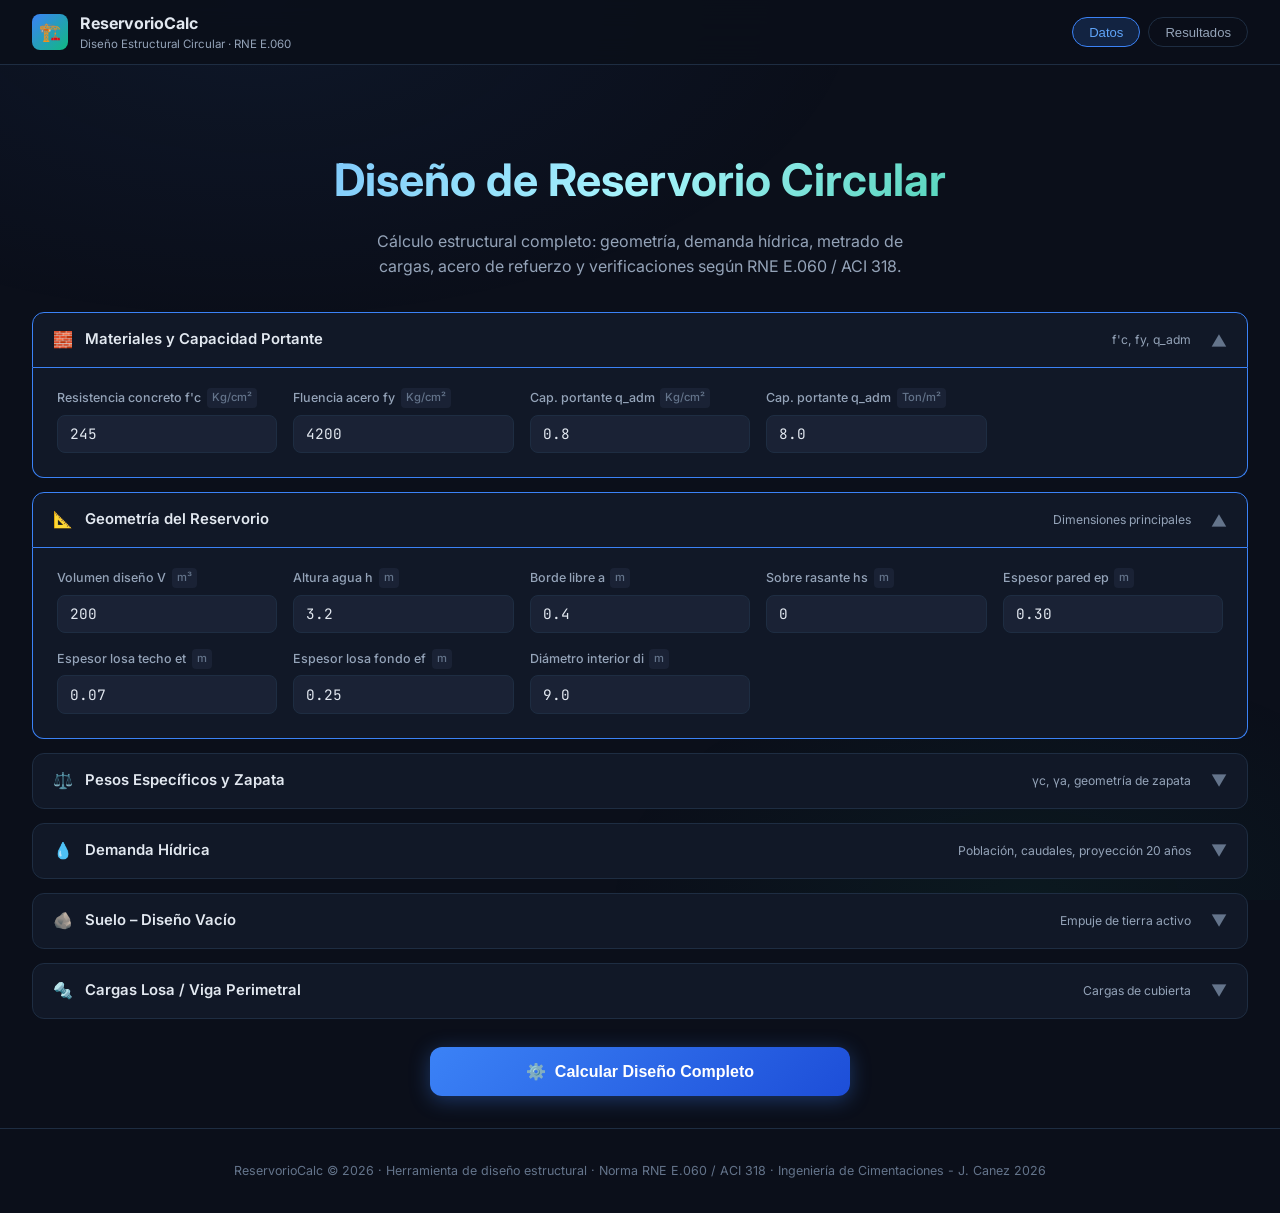
<file: index.html>
<!DOCTYPE html>
<html lang="es">
<head>
  <meta charset="UTF-8" />
  <meta name="viewport" content="width=device-width, initial-scale=1.0" />
  <title>Diseño de Reservorio Circular – Ingeniería Civil</title>
  <meta name="description" content="Herramienta de diseño estructural para reservorios circulares de agua potable según normas peruanas." />
  <link rel="preconnect" href="https://fonts.googleapis.com" />
  <link href="https://fonts.googleapis.com/css2?family=Inter:wght@300;400;500;600;700&family=JetBrains+Mono:wght@400;500&display=swap" rel="stylesheet" />
  <link rel="stylesheet" href="css/style.css">
</head>
<body>

<!-- Header -->
<header>
  <div class="header-inner">
    <div class="logo">
      <div class="logo-icon">🏗️</div>
      <div>
        <div class="logo-text">ReservorioCalc</div>
        <div class="logo-sub">Diseño Estructural Circular · RNE E.060</div>
      </div>
    </div>
    <nav>
      <button class="active" onclick="document.getElementById('input-section').scrollIntoView({behavior:'smooth'})">Datos</button>
      <button onclick="document.getElementById('results-area').scrollIntoView({behavior:'smooth'})">Resultados</button>
    </nav>
  </div>
</header>

<main>

  <!-- Hero -->
  <div class="hero fade-in">
    <h1>Diseño de Reservorio Circular</h1>
    <p>Cálculo estructural completo: geometría, demanda hídrica, metrado de cargas, acero de refuerzo y verificaciones según RNE E.060 / ACI 318.</p>
  </div>

  <!-- ═══════════ INPUT SECTION ═══════════ -->
  <section id="input-section">

    <!-- 1. Materiales -->
    <div class="accordion" id="acc-mat">
      <div class="accordion-header open" onclick="toggleAcc('acc-mat')">
        <span>🧱</span><span class="acc-label">Materiales y Capacidad Portante</span>
        <span class="acc-desc">f'c, fy, q_adm</span><span class="acc-arrow">▼</span>
      </div>
      <div class="accordion-body open">
        <div class="input-grid">
          <div class="field"><label>Resistencia concreto f'c <span class="unit">Kg/cm²</span></label><input type="number" id="fc" value="245" min="140" max="420" step="5"/></div>
          <div class="field"><label>Fluencia acero fy <span class="unit">Kg/cm²</span></label><input type="number" id="fy" value="4200" min="2800" max="6000" step="100"/></div>
          <div class="field"><label>Cap. portante q_adm <span class="unit">Kg/cm²</span></label><input type="number" id="q_adm" value="0.8" step="0.1"/></div>
          <div class="field"><label>Cap. portante q_adm <span class="unit">Ton/m²</span></label><input type="number" id="q_adm_ton" value="8.0" step="0.5"/></div>
        </div>
      </div>
    </div>

    <!-- 2. Geometría -->
    <div class="accordion" id="acc-geo">
      <div class="accordion-header open" onclick="toggleAcc('acc-geo')">
        <span>📐</span><span class="acc-label">Geometría del Reservorio</span>
        <span class="acc-desc">Dimensiones principales</span><span class="acc-arrow">▼</span>
      </div>
      <div class="accordion-body open">
        <div class="input-grid">
          <div class="field"><label>Volumen diseño V <span class="unit">m³</span></label><input type="number" id="V" value="200" min="10" step="10"/></div>
          <div class="field"><label>Altura agua h <span class="unit">m</span></label><input type="number" id="h" value="3.2" min="1" step="0.1"/></div>
          <div class="field"><label>Borde libre a <span class="unit">m</span></label><input type="number" id="a" value="0.4" min="0.1" step="0.05"/></div>
          <div class="field"><label>Sobre rasante hs <span class="unit">m</span></label><input type="number" id="hs" value="0" min="0" step="0.1"/></div>
          <div class="field"><label>Espesor pared ep <span class="unit">m</span></label><input type="number" id="ep" value="0.30" min="0.10" step="0.01"/></div>
          <div class="field"><label>Espesor losa techo et <span class="unit">m</span></label><input type="number" id="et" value="0.07" min="0.05" step="0.01"/></div>
          <div class="field"><label>Espesor losa fondo ef <span class="unit">m</span></label><input type="number" id="ef" value="0.25" min="0.10" step="0.01"/></div>
          <div class="field"><label>Diámetro interior di <span class="unit">m</span></label><input type="number" id="di" value="9.0" min="2" step="0.5"/></div>
        </div>
      </div>
    </div>

    <!-- 3. Pesos y zapata -->
    <div class="accordion" id="acc-pes">
      <div class="accordion-header" onclick="toggleAcc('acc-pes')">
        <span>⚖️</span><span class="acc-label">Pesos Específicos y Zapata</span>
        <span class="acc-desc">γc, γa, geometría de zapata</span><span class="acc-arrow">▼</span>
      </div>
      <div class="accordion-body">
        <div class="input-grid">
          <div class="field"><label>γ Concreto gc <span class="unit">Ton/m³</span></label><input type="number" id="gc" value="2.4" step="0.05"/></div>
          <div class="field"><label>γ Agua ga <span class="unit">Ton/m³</span></label><input type="number" id="ga" value="1.0" step="0.01"/></div>
          <div class="field"><label>Ancho zapata b_z <span class="unit">m</span></label><input type="number" id="b_z" value="0.75" step="0.05"/></div>
          <div class="field"><label>Altura zapata h_z <span class="unit">m</span></label><input type="number" id="h_z" value="0.40" step="0.05"/></div>
        </div>
      </div>
    </div>

    <!-- 4. Demanda -->
    <div class="accordion" id="acc-dem">
      <div class="accordion-header" onclick="toggleAcc('acc-dem')">
        <span>💧</span><span class="acc-label">Demanda Hídrica</span>
        <span class="acc-desc">Población, caudales, proyección 20 años</span><span class="acc-arrow">▼</span>
      </div>
      <div class="accordion-body">
        <div class="input-grid">
          <div class="field"><label>Tasa crecimiento r <span class="unit">%</span></label><input type="number" id="r" value="1.82" step="0.01"/></div>
          <div class="field"><label>Población inicial P0 <span class="unit">hab</span></label><input type="number" id="P0" value="4381" step="1"/></div>
          <div class="field"><label>Año base</label><input type="number" id="anio_base" value="2009" step="1"/></div>
          <div class="field"><label>Dotación dot <span class="unit">L/hab/d</span></label><input type="number" id="dot" value="150" step="5"/></div>
          <div class="field"><label>Coef. variación diaria Kd</label><input type="number" id="Kd" value="1.3" step="0.05"/></div>
          <div class="field"><label>Coef. variación horaria Kh</label><input type="number" id="Kh" value="2.0" step="0.05"/></div>
        </div>
      </div>
    </div>

    <!-- 5. Suelo -->
    <div class="accordion" id="acc-sue">
      <div class="accordion-header" onclick="toggleAcc('acc-sue')">
        <span>🪨</span><span class="acc-label">Suelo – Diseño Vacío</span>
        <span class="acc-desc">Empuje de tierra activo</span><span class="acc-arrow">▼</span>
      </div>
      <div class="accordion-body">
        <div class="input-grid">
          <div class="field"><label>γ Suelo ds <span class="unit">Ton/m³</span></label><input type="number" id="ds" value="2.0" step="0.1"/></div>
          <div class="field"><label>Ángulo fricción φs <span class="unit">°</span></label><input type="number" id="phis" value="15" step="1"/></div>
          <div class="field"><label>Altura entierro hent <span class="unit">m</span></label><input type="number" id="hent" value="0.5" step="0.1"/></div>
        </div>
      </div>
    </div>

    <!-- 6. Viga perimetral -->
    <div class="accordion" id="acc-vig">
      <div class="accordion-header" onclick="toggleAcc('acc-vig')">
        <span>🔩</span><span class="acc-label">Cargas Losa / Viga Perimetral</span>
        <span class="acc-desc">Cargas de cubierta</span><span class="acc-arrow">▼</span>
      </div>
      <div class="accordion-body">
        <div class="input-grid">
          <div class="field"><label>Peso propio losa <span class="unit">Kg/m²</span></label><input type="number" id="pp_losa" value="168" step="5"/></div>
          <div class="field"><label>S/C cubierta <span class="unit">Kg/m²</span></label><input type="number" id="sc_losa" value="150" step="10"/></div>
          <div class="field"><label>Acabados <span class="unit">Kg/m²</span></label><input type="number" id="acab" value="100" step="10"/></div>
          <div class="field"><label>Otros <span class="unit">Kg/m²</span></label><input type="number" id="otros" value="50" step="10"/></div>
          <div class="field"><label>WL carga distribuida <span class="unit">Ton/ml</span></label><input type="number" id="WL" value="0.49019" step="0.01"/></div>
          <div class="field"><label>Luz viga Lv <span class="unit">m</span></label><input type="number" id="Lv" value="4.5" step="0.5"/></div>
          <div class="field"><label>Peso viga perimetral <span class="unit">Ton</span></label><input type="number" id="Wvgt" value="2.7033" step="0.01"/></div>
        </div>
      </div>
    </div>

    <!-- Botón calcular -->
    <div style="max-width:420px; margin:1.75rem auto 0;">
      <button class="run-btn" id="calcBtn" onclick="calcular()">
        <div class="spinner" id="spinner"></div>
        <span class="btn-text">⚙️ &nbsp;Calcular Diseño Completo</span>
      </button>
    </div>

  </section>

  <!-- ═══════════ RESULTS ═══════════ -->
  <section id="results-area" style="margin-top:2.5rem;">

    <div class="stats-bar fade-in" id="stats-bar"></div>

    <div class="tabs" id="result-tabs">
      <button class="tab-btn active" onclick="showTab(event,'tab-demanda')">💧 Demanda</button>
      <button class="tab-btn"        onclick="showTab(event,'tab-geometria')">📐 Geometría</button>
      <button class="tab-btn"        onclick="showTab(event,'tab-metrado')">⚖️ Metrado</button>
      <button class="tab-btn"        onclick="showTab(event,'tab-diseno')">🔧 Diseño</button>
      <button class="tab-btn"        onclick="showTab(event,'tab-resumen')">📋 Resumen</button>
    </div>

    <!-- TAB: Demanda -->
    <div class="tab-panel active card fade-in" id="tab-demanda">
      <div class="result-block">
        <div class="rb-title">💧 Caudales de Diseño</div>
        <table class="result-table" id="tbl-caudales"></table>
      </div>
      <div class="result-block">
        <div class="rb-title">📈 Proyección Poblacional (20 años)</div>
        <div style="overflow-x:auto;">
          <table class="data-table" id="tbl-pob">
            <thead><tr><th>t</th><th>Año</th><th>Población (hab)</th></tr></thead>
            <tbody></tbody>
          </table>
        </div>
      </div>
    </div>

    <!-- TAB: Geometría -->
    <div class="tab-panel card fade-in" id="tab-geometria">
      <div class="result-block">
        <div class="rb-title">🎨 Gráfico de Sección (Elevación)</div>
        <canvas id="reservoir-canvas" width="700" height="500" style="width:100%; max-width:700px; display:block; margin:1rem auto; background:var(--bg); border-radius:var(--radius-sm); border:1px solid var(--border);"></canvas>
      </div>
      <div class="result-block">
        <div class="rb-title">📐 Predimensionamiento</div>
        <table class="result-table" id="tbl-predim"></table>
      </div>
      <div class="result-block">
        <div class="rb-title">🔵 Cúpula – Losa de Techo</div>
        <table class="result-table" id="tbl-cup-geo"></table>
      </div>
    </div>

    <!-- TAB: Metrado -->
    <div class="tab-panel card fade-in" id="tab-metrado">
      <div class="result-block">
        <div class="rb-title">⚖️ Pesos por Componente</div>
        <table class="result-table" id="tbl-metrado"></table>
      </div>
    </div>

    <!-- TAB: Diseño -->
    <div class="tab-panel card fade-in" id="tab-diseno">
      <div class="result-block">
        <div class="rb-title">🪨 Reservorio Vacío – Empuje Suelo</div>
        <table class="result-table" id="tbl-vacio"></table>
      </div>
      <div class="result-block">
        <div class="rb-title">🔵 Acero Horizontal Pared (Vacío)</div>
        <table class="result-table" id="tbl-asH"></table>
      </div>
      <div class="result-block">
        <div class="rb-title">📏 Acero Vertical Pared (Volteo)</div>
        <table class="result-table" id="tbl-asV"></table>
      </div>
      <div class="result-block">
        <div class="rb-title">💧 Reservorio Lleno – Empotramiento</div>
        <table class="result-table" id="tbl-lleno"></table>
      </div>
      <div class="result-block">
        <div class="rb-title">🔩 Anillos Horizontales (Lleno)</div>
        <div style="overflow-x:auto;">
          <table class="data-table" id="tbl-anillos">
            <thead><tr><th>i</th><th>hi (m)</th><th>T (Kg)</th><th>As calc (cm²)</th><th>As usar (cm²)</th></tr></thead>
            <tbody></tbody>
          </table>
        </div>
      </div>
      <div class="result-block">
        <div class="rb-title">🏗️ Zapata Corrida</div>
        <table class="result-table" id="tbl-zapata"></table>
      </div>
      <div class="result-block">
        <div class="rb-title">🔩 Viga Perimetral</div>
        <table class="result-table" id="tbl-viga"></table>
      </div>
      <div class="result-block">
        <div class="rb-title">🔵 Diseño Cúpula</div>
        <table class="result-table" id="tbl-cup-dis"></table>
      </div>
    </div>

    <!-- TAB: Resumen -->
    <div class="tab-panel card fade-in" id="tab-resumen">
      <div class="rb-title" style="margin-bottom:1rem;">📋 Resumen Final del Diseño</div>
      <div class="summary-grid" id="summary-grid"></div>
      <div class="notice">
        ⚠️ Los valores de As son calculados. El espaciamiento final debe verificarse con tablas de barras corrugadas según la norma E.060 del RNE.
      </div>
    </div>

  </section>
</main>

<footer>ReservorioCalc © 2026 · Herramienta de diseño estructural · Norma RNE E.060 / ACI 318 · Ingeniería de Cimentaciones - J. Canez 2026</footer>

<script src="js/script.js"></script>
</body>
</html>
</file>
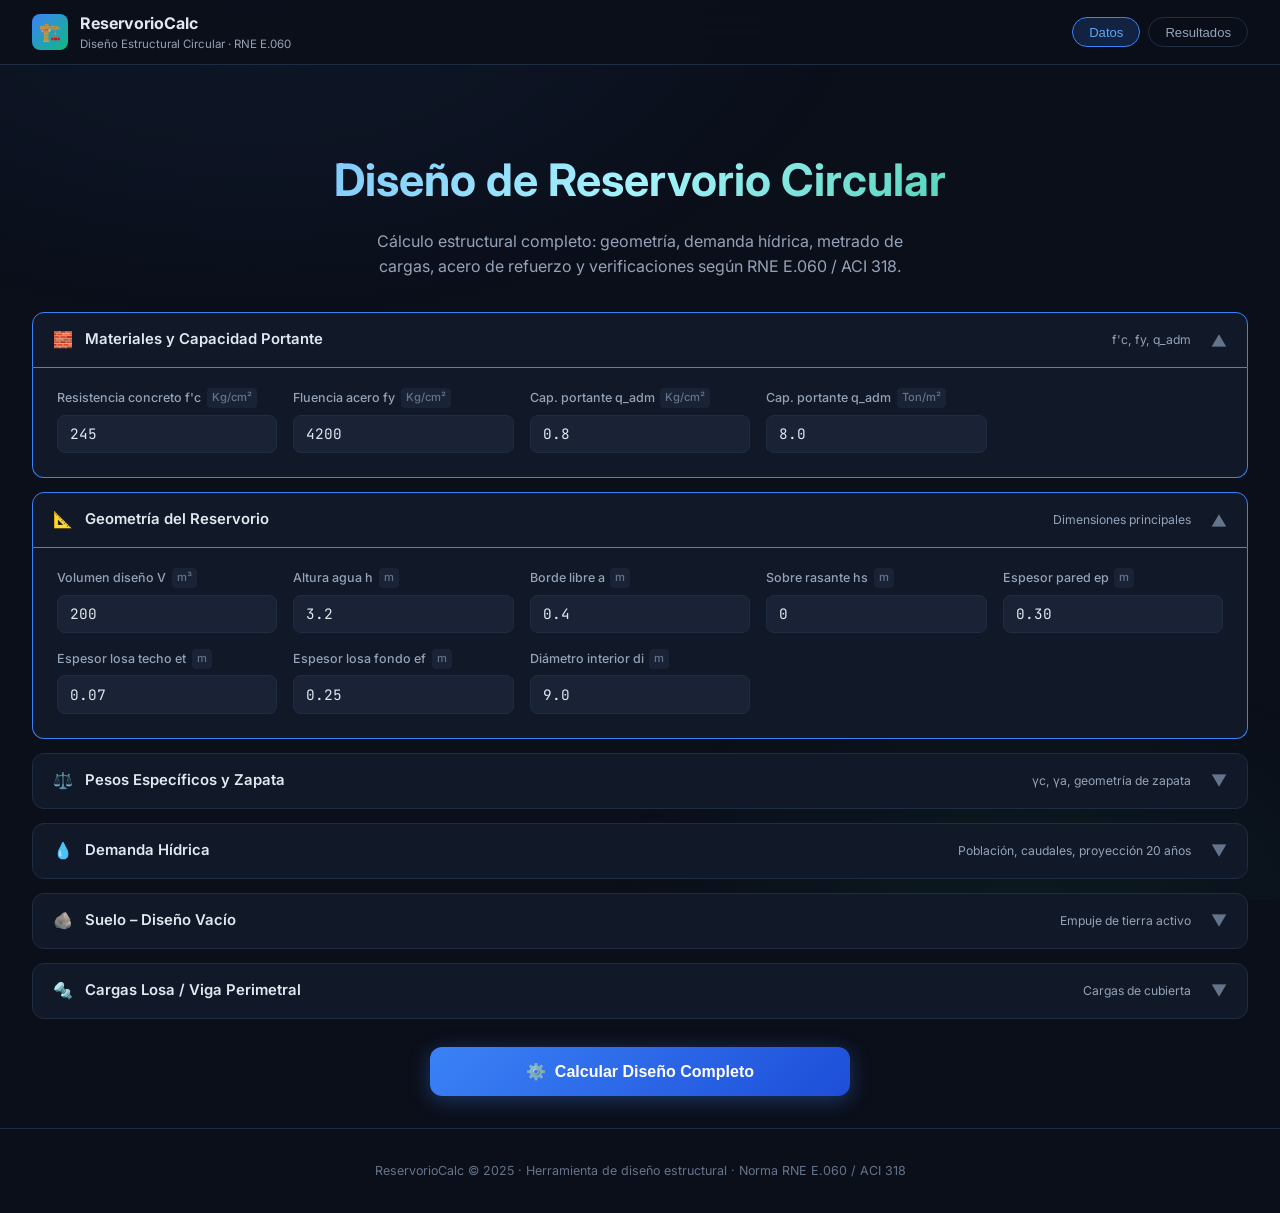
<file: reservorio_gui.html>
<!DOCTYPE html>
<html lang="es">
<head>
  <meta charset="UTF-8" />
  <meta name="viewport" content="width=device-width, initial-scale=1.0" />
  <title>Diseño de Reservorio Circular – Ingeniería Civil</title>
  <meta name="description" content="Herramienta de diseño estructural para reservorios circulares de agua potable según normas peruanas." />
  <link rel="preconnect" href="https://fonts.googleapis.com" />
  <link href="https://fonts.googleapis.com/css2?family=Inter:wght@300;400;500;600;700&family=JetBrains+Mono:wght@400;500&display=swap" rel="stylesheet" />
  <style>
    /* ── Design Tokens ── */
    :root {
      --bg:          #0b0f1a;
      --bg2:         #111827;
      --bg3:         #1a2235;
      --border:      #1e2d42;
      --border2:     #2a3f5f;
      --accent:      #3b82f6;
      --accent2:     #60a5fa;
      --accent-glow: rgba(59,130,246,0.18);
      --green:       #10b981;
      --green-glow:  rgba(16,185,129,0.15);
      --red:         #ef4444;
      --red-glow:    rgba(239,68,68,0.15);
      --yellow:      #f59e0b;
      --text:        #e2e8f0;
      --text2:       #94a3b8;
      --text3:       #64748b;
      --radius:      12px;
      --radius-sm:   8px;
      --shadow:      0 4px 24px rgba(0,0,0,0.5);
    }
    *, *::before, *::after { box-sizing: border-box; margin: 0; padding: 0; }
    html { scroll-behavior: smooth; }
    body {
      font-family: 'Inter', sans-serif;
      background: var(--bg);
      color: var(--text);
      min-height: 100vh;
      line-height: 1.6;
    }
    body::before {
      content: '';
      position: fixed; inset: 0;
      background:
        radial-gradient(ellipse 80% 60% at 20% 0%,  rgba(59,130,246,0.07) 0%, transparent 60%),
        radial-gradient(ellipse 60% 50% at 80% 100%, rgba(16,185,129,0.06) 0%, transparent 55%);
      pointer-events: none; z-index: 0;
    }

    /* ── Header ── */
    header {
      position: sticky; top: 0; z-index: 100;
      background: rgba(11,15,26,0.88);
      backdrop-filter: blur(16px);
      border-bottom: 1px solid var(--border);
      padding: 0 2rem;
    }
    .header-inner {
      max-width: 1400px; margin: 0 auto;
      display: flex; align-items: center; gap: 1rem; height: 64px;
    }
    .logo { display: flex; align-items: center; gap: 0.75rem; }
    .logo-icon {
      width: 36px; height: 36px;
      background: linear-gradient(135deg, var(--accent), var(--green));
      border-radius: var(--radius-sm);
      display: flex; align-items: center; justify-content: center; font-size: 18px;
    }
    .logo-text  { font-weight: 700; font-size: 1rem; }
    .logo-sub   { font-size: 0.72rem; color: var(--text2); margin-top: -2px; }
    header nav  { margin-left: auto; display: flex; gap: 0.5rem; }
    header nav button {
      background: none; border: 1px solid var(--border);
      color: var(--text2); padding: 0.4rem 1rem;
      border-radius: 20px; cursor: pointer; font-size: 0.82rem; transition: all .2s;
    }
    header nav button:hover, header nav button.active {
      border-color: var(--accent); color: var(--accent2); background: var(--accent-glow);
    }

    /* ── Layout ── */
    main {
      max-width: 1400px; margin: 0 auto;
      padding: 2rem; position: relative; z-index: 1;
    }

    /* ── Hero ── */
    .hero { text-align: center; padding: 3rem 1rem 2rem; }
    .hero h1 {
      font-size: clamp(1.8rem,4vw,2.8rem); font-weight: 700;
      background: linear-gradient(135deg,#60a5fa 0%,#a5f3fc 50%,#10b981 100%);
      -webkit-background-clip: text; -webkit-text-fill-color: transparent; background-clip: text;
      margin-bottom: .75rem;
    }
    .hero p { color: var(--text2); max-width: 560px; margin: 0 auto; }

    /* ── Card ── */
    .card {
      background: var(--bg2); border: 1px solid var(--border);
      border-radius: var(--radius); padding: 1.5rem; box-shadow: var(--shadow);
    }

    /* ── Input grid ── */
    .input-grid {
      display: grid;
      grid-template-columns: repeat(auto-fill, minmax(210px,1fr)); gap: 1rem;
    }
    .field { display: flex; flex-direction: column; gap: .4rem; }
    .field label {
      font-size: .78rem; font-weight: 500; color: var(--text2);
      display: flex; align-items: center; gap: .35rem;
    }
    .field label span.unit {
      font-size: .7rem; color: var(--text3); background: var(--bg3);
      border-radius: 4px; padding: 1px 5px;
    }
    .field input {
      background: var(--bg3); border: 1px solid var(--border);
      color: var(--text); padding: .55rem .75rem;
      border-radius: var(--radius-sm); font-size: .9rem;
      font-family: 'JetBrains Mono', monospace; width: 100%;
      transition: border-color .2s, box-shadow .2s;
    }
    .field input:focus {
      outline: none; border-color: var(--accent);
      box-shadow: 0 0 0 3px var(--accent-glow);
    }

    /* ── Accordion ── */
    .accordion { margin-bottom: .85rem; }
    .accordion-header {
      display: flex; align-items: center; gap: .75rem; cursor: pointer;
      padding: .9rem 1.25rem; background: var(--bg2); border: 1px solid var(--border);
      border-radius: var(--radius); user-select: none; transition: all .2s;
    }
    .accordion-header:hover  { border-color: var(--border2); background: var(--bg3); }
    .accordion-header.open   { border-color: var(--accent); border-bottom-left-radius:0; border-bottom-right-radius:0; }
    .acc-label { font-weight: 600; font-size: .93rem; }
    .acc-desc  { font-size: .76rem; color: var(--text2); margin-left: auto; }
    .acc-arrow { margin-left: .5rem; transition: transform .3s; color: var(--text3); }
    .accordion-header.open .acc-arrow { transform: rotate(180deg); }
    .accordion-body {
      display: none; padding: 1.25rem 1.5rem 1.5rem;
      background: var(--bg2); border: 1px solid var(--accent); border-top: none;
      border-bottom-left-radius: var(--radius); border-bottom-right-radius: var(--radius);
    }
    .accordion-body.open { display: block; }

    /* ── Run button ── */
    .run-btn {
      display: flex; align-items: center; justify-content: center; gap: .6rem;
      width: 100%; padding: .95rem 2rem;
      background: linear-gradient(135deg,var(--accent),#1d4ed8);
      color: #fff; border: none; border-radius: var(--radius);
      font-size: 1rem; font-weight: 600; cursor: pointer;
      box-shadow: 0 4px 20px rgba(59,130,246,.35); transition: all .25s;
    }
    .run-btn:hover   { transform: translateY(-2px); box-shadow: 0 8px 30px rgba(59,130,246,.55); }
    .run-btn:active  { transform: translateY(0); }
    .run-btn:disabled{ opacity:.6; cursor:not-allowed; transform:none; }
    .spinner {
      width:18px; height:18px; border:2px solid rgba(255,255,255,.3);
      border-top-color:#fff; border-radius:50%;
      animation:spin .7s linear infinite; display:none;
    }
    .run-btn.loading .spinner { display:block; }
    .run-btn.loading .btn-text { opacity:.6; }
    @keyframes spin { to { transform:rotate(360deg); } }

    /* ── Results ── */
    #results-area { display:none; }
    #results-area.visible { display:block; }

    /* Stats */
    .stats-bar {
      display:grid; grid-template-columns:repeat(auto-fit,minmax(160px,1fr));
      gap:1rem; margin-bottom:1.5rem;
    }
    .stat-card {
      background:var(--bg2); border:1px solid var(--border);
      border-radius:var(--radius); padding:1rem 1.2rem;
      transition: all .25s;
    }
    .stat-card:hover { border-color:var(--border2); transform:translateY(-2px); }
    .stat-label { font-size:.7rem; color:var(--text2); text-transform:uppercase; letter-spacing:.08em; }
    .stat-value { font-family:'JetBrains Mono',monospace; font-size:1.3rem; font-weight:700; color:var(--accent2); margin:.1rem 0; }
    .stat-unit  { font-size:.7rem; color:var(--text3); }

    /* Tabs */
    .tabs { display:flex; gap:.4rem; margin-bottom:1.5rem; flex-wrap:wrap; }
    .tab-btn {
      padding:.5rem 1.1rem; background:var(--bg2); border:1px solid var(--border);
      color:var(--text2); border-radius:20px; cursor:pointer;
      font-size:.82rem; font-weight:500; transition:all .2s;
    }
    .tab-btn:hover { border-color:var(--border2); color:var(--text); }
    .tab-btn.active { background:var(--accent-glow); border-color:var(--accent); color:var(--accent2); }
    .tab-panel { display:none; }
    .tab-panel.active { display:block; }

    /* Result blocks */
    .result-block { margin-bottom:1.5rem; }
    .rb-title {
      font-size:.76rem; font-weight:600; letter-spacing:.1em; color:var(--green);
      text-transform:uppercase; margin-bottom:.7rem; padding-bottom:.45rem;
      border-bottom:1px solid var(--border);
    }
    .result-table { width:100%; border-collapse:collapse; }
    .result-table tr { border-bottom:1px solid rgba(30,45,66,.5); transition:background .15s; }
    .result-table tr:hover { background:var(--bg3); }
    .result-table tr:last-child { border-bottom:none; }
    .result-table td { padding:.52rem .6rem; font-size:.84rem; }
    .result-table td:first-child { color:var(--text2); width:58%; }
    .result-table td:last-child {
      font-family:'JetBrains Mono',monospace; font-weight:500; text-align:right;
    }
    .highlight-row td { color:var(--accent2) !important; font-weight:600; }

    /* Badges */
    .ok-badge {
      display:inline-flex; align-items:center; gap:.3rem;
      background:var(--green-glow); color:var(--green);
      border:1px solid var(--green); border-radius:20px;
      padding:.15rem .6rem; font-size:.72rem; font-weight:600;
    }
    .fail-badge {
      display:inline-flex; align-items:center; gap:.3rem;
      background:var(--red-glow); color:var(--red);
      border:1px solid var(--red); border-radius:20px;
      padding:.15rem .6rem; font-size:.72rem; font-weight:600;
    }

    /* Population / anillos table */
    .data-table { width:100%; border-collapse:collapse; font-size:.83rem; }
    .data-table th {
      background:var(--bg3); color:var(--text2); padding:.5rem .75rem;
      text-align:left; font-weight:600; font-size:.73rem; letter-spacing:.06em;
    }
    .data-table td { padding:.42rem .75rem; border-bottom:1px solid var(--border); }
    .data-table td:nth-child(n+3) { font-family:'JetBrains Mono',monospace; }
    .data-table tr:hover td { background:var(--bg3); }

    /* Summary */
    .summary-grid {
      display:grid; grid-template-columns:repeat(auto-fill,minmax(270px,1fr)); gap:.7rem;
    }
    .summary-item {
      background:var(--bg3); border:1px solid var(--border);
      border-radius:var(--radius-sm); padding:.7rem 1rem;
      display:flex; justify-content:space-between; align-items:center; gap:1rem;
    }
    .summary-item .s-label { font-size:.82rem; color:var(--text2); }
    .summary-item .s-value {
      font-family:'JetBrains Mono',monospace; font-size:.87rem;
      font-weight:600; color:var(--accent2); text-align:right;
    }

    /* Notice */
    .notice {
      background:rgba(245,158,11,.08); border:1px solid rgba(245,158,11,.3);
      border-radius:var(--radius-sm); padding:.75rem 1rem;
      font-size:.82rem; color:#fbbf24; display:flex; gap:.6rem; align-items:flex-start;
      margin-top:1.25rem;
    }

    /* Animations */
    @keyframes fadeInUp {
      from { opacity:0; transform:translateY(14px); }
      to   { opacity:1; transform:translateY(0); }
    }
    .fade-in { animation:fadeInUp .4s ease both; }

    /* Footer */
    footer {
      text-align:center; padding:2rem 1rem;
      font-size:.78rem; color:var(--text3);
      border-top:1px solid var(--border); position:relative; z-index:1;
    }

    /* Scrollbar */
    ::-webkit-scrollbar { width:6px; }
    ::-webkit-scrollbar-track { background:var(--bg); }
    ::-webkit-scrollbar-thumb { background:var(--border2); border-radius:3px; }

    @media(max-width:768px){
      main { padding:1rem; }
      .input-grid { grid-template-columns:repeat(auto-fill,minmax(150px,1fr)); }
    }
  </style>
</head>
<body>

<!-- Header -->
<header>
  <div class="header-inner">
    <div class="logo">
      <div class="logo-icon">🏗️</div>
      <div>
        <div class="logo-text">ReservorioCalc</div>
        <div class="logo-sub">Diseño Estructural Circular · RNE E.060</div>
      </div>
    </div>
    <nav>
      <button class="active" onclick="document.getElementById('input-section').scrollIntoView({behavior:'smooth'})">Datos</button>
      <button onclick="document.getElementById('results-area').scrollIntoView({behavior:'smooth'})">Resultados</button>
    </nav>
  </div>
</header>

<main>

  <!-- Hero -->
  <div class="hero fade-in">
    <h1>Diseño de Reservorio Circular</h1>
    <p>Cálculo estructural completo: geometría, demanda hídrica, metrado de cargas, acero de refuerzo y verificaciones según RNE E.060 / ACI 318.</p>
  </div>

  <!-- ═══════════ INPUT SECTION ═══════════ -->
  <section id="input-section">

    <!-- 1. Materiales -->
    <div class="accordion" id="acc-mat">
      <div class="accordion-header open" onclick="toggleAcc('acc-mat')">
        <span>🧱</span><span class="acc-label">Materiales y Capacidad Portante</span>
        <span class="acc-desc">f'c, fy, q_adm</span><span class="acc-arrow">▼</span>
      </div>
      <div class="accordion-body open">
        <div class="input-grid">
          <div class="field"><label>Resistencia concreto f'c <span class="unit">Kg/cm²</span></label><input type="number" id="fc" value="245" min="140" max="420" step="5"/></div>
          <div class="field"><label>Fluencia acero fy <span class="unit">Kg/cm²</span></label><input type="number" id="fy" value="4200" min="2800" max="6000" step="100"/></div>
          <div class="field"><label>Cap. portante q_adm <span class="unit">Kg/cm²</span></label><input type="number" id="q_adm" value="0.8" step="0.1"/></div>
          <div class="field"><label>Cap. portante q_adm <span class="unit">Ton/m²</span></label><input type="number" id="q_adm_ton" value="8.0" step="0.5"/></div>
        </div>
      </div>
    </div>

    <!-- 2. Geometría -->
    <div class="accordion" id="acc-geo">
      <div class="accordion-header open" onclick="toggleAcc('acc-geo')">
        <span>📐</span><span class="acc-label">Geometría del Reservorio</span>
        <span class="acc-desc">Dimensiones principales</span><span class="acc-arrow">▼</span>
      </div>
      <div class="accordion-body open">
        <div class="input-grid">
          <div class="field"><label>Volumen diseño V <span class="unit">m³</span></label><input type="number" id="V" value="200" min="10" step="10"/></div>
          <div class="field"><label>Altura agua h <span class="unit">m</span></label><input type="number" id="h" value="3.2" min="1" step="0.1"/></div>
          <div class="field"><label>Borde libre a <span class="unit">m</span></label><input type="number" id="a" value="0.4" min="0.1" step="0.05"/></div>
          <div class="field"><label>Sobre rasante hs <span class="unit">m</span></label><input type="number" id="hs" value="0" min="0" step="0.1"/></div>
          <div class="field"><label>Espesor pared ep <span class="unit">m</span></label><input type="number" id="ep" value="0.30" min="0.10" step="0.01"/></div>
          <div class="field"><label>Espesor losa techo et <span class="unit">m</span></label><input type="number" id="et" value="0.07" min="0.05" step="0.01"/></div>
          <div class="field"><label>Espesor losa fondo ef <span class="unit">m</span></label><input type="number" id="ef" value="0.25" min="0.10" step="0.01"/></div>
          <div class="field"><label>Diámetro interior di <span class="unit">m</span></label><input type="number" id="di" value="9.0" min="2" step="0.5"/></div>
        </div>
      </div>
    </div>

    <!-- 3. Pesos y zapata -->
    <div class="accordion" id="acc-pes">
      <div class="accordion-header" onclick="toggleAcc('acc-pes')">
        <span>⚖️</span><span class="acc-label">Pesos Específicos y Zapata</span>
        <span class="acc-desc">γc, γa, geometría de zapata</span><span class="acc-arrow">▼</span>
      </div>
      <div class="accordion-body">
        <div class="input-grid">
          <div class="field"><label>γ Concreto gc <span class="unit">Ton/m³</span></label><input type="number" id="gc" value="2.4" step="0.05"/></div>
          <div class="field"><label>γ Agua ga <span class="unit">Ton/m³</span></label><input type="number" id="ga" value="1.0" step="0.01"/></div>
          <div class="field"><label>Ancho zapata b_z <span class="unit">m</span></label><input type="number" id="b_z" value="0.75" step="0.05"/></div>
          <div class="field"><label>Altura zapata h_z <span class="unit">m</span></label><input type="number" id="h_z" value="0.40" step="0.05"/></div>
        </div>
      </div>
    </div>

    <!-- 4. Demanda -->
    <div class="accordion" id="acc-dem">
      <div class="accordion-header" onclick="toggleAcc('acc-dem')">
        <span>💧</span><span class="acc-label">Demanda Hídrica</span>
        <span class="acc-desc">Población, caudales, proyección 20 años</span><span class="acc-arrow">▼</span>
      </div>
      <div class="accordion-body">
        <div class="input-grid">
          <div class="field"><label>Tasa crecimiento r <span class="unit">%</span></label><input type="number" id="r" value="1.82" step="0.01"/></div>
          <div class="field"><label>Población inicial P0 <span class="unit">hab</span></label><input type="number" id="P0" value="4381" step="1"/></div>
          <div class="field"><label>Año base</label><input type="number" id="anio_base" value="2009" step="1"/></div>
          <div class="field"><label>Dotación dot <span class="unit">L/hab/d</span></label><input type="number" id="dot" value="150" step="5"/></div>
          <div class="field"><label>Coef. variación diaria Kd</label><input type="number" id="Kd" value="1.3" step="0.05"/></div>
          <div class="field"><label>Coef. variación horaria Kh</label><input type="number" id="Kh" value="2.0" step="0.05"/></div>
        </div>
      </div>
    </div>

    <!-- 5. Suelo -->
    <div class="accordion" id="acc-sue">
      <div class="accordion-header" onclick="toggleAcc('acc-sue')">
        <span>🪨</span><span class="acc-label">Suelo – Diseño Vacío</span>
        <span class="acc-desc">Empuje de tierra activo</span><span class="acc-arrow">▼</span>
      </div>
      <div class="accordion-body">
        <div class="input-grid">
          <div class="field"><label>γ Suelo ds <span class="unit">Ton/m³</span></label><input type="number" id="ds" value="2.0" step="0.1"/></div>
          <div class="field"><label>Ángulo fricción φs <span class="unit">°</span></label><input type="number" id="phis" value="15" step="1"/></div>
          <div class="field"><label>Altura entierro hent <span class="unit">m</span></label><input type="number" id="hent" value="0.5" step="0.1"/></div>
        </div>
      </div>
    </div>

    <!-- 6. Viga perimetral -->
    <div class="accordion" id="acc-vig">
      <div class="accordion-header" onclick="toggleAcc('acc-vig')">
        <span>🔩</span><span class="acc-label">Cargas Losa / Viga Perimetral</span>
        <span class="acc-desc">Cargas de cubierta</span><span class="acc-arrow">▼</span>
      </div>
      <div class="accordion-body">
        <div class="input-grid">
          <div class="field"><label>Peso propio losa <span class="unit">Kg/m²</span></label><input type="number" id="pp_losa" value="168" step="5"/></div>
          <div class="field"><label>S/C cubierta <span class="unit">Kg/m²</span></label><input type="number" id="sc_losa" value="150" step="10"/></div>
          <div class="field"><label>Acabados <span class="unit">Kg/m²</span></label><input type="number" id="acab" value="100" step="10"/></div>
          <div class="field"><label>Otros <span class="unit">Kg/m²</span></label><input type="number" id="otros" value="50" step="10"/></div>
          <div class="field"><label>WL carga distribuida <span class="unit">Ton/ml</span></label><input type="number" id="WL" value="0.49019" step="0.01"/></div>
          <div class="field"><label>Luz viga Lv <span class="unit">m</span></label><input type="number" id="Lv" value="4.5" step="0.5"/></div>
          <div class="field"><label>Peso viga perimetral <span class="unit">Ton</span></label><input type="number" id="Wvgt" value="2.7033" step="0.01"/></div>
        </div>
      </div>
    </div>

    <!-- Botón calcular -->
    <div style="max-width:420px; margin:1.75rem auto 0;">
      <button class="run-btn" id="calcBtn" onclick="calcular()">
        <div class="spinner" id="spinner"></div>
        <span class="btn-text">⚙️ &nbsp;Calcular Diseño Completo</span>
      </button>
    </div>

  </section>

  <!-- ═══════════ RESULTS ═══════════ -->
  <section id="results-area" style="margin-top:2.5rem;">

    <div class="stats-bar fade-in" id="stats-bar"></div>

    <div class="tabs" id="result-tabs">
      <button class="tab-btn active" onclick="showTab(event,'tab-demanda')">💧 Demanda</button>
      <button class="tab-btn"        onclick="showTab(event,'tab-geometria')">📐 Geometría</button>
      <button class="tab-btn"        onclick="showTab(event,'tab-metrado')">⚖️ Metrado</button>
      <button class="tab-btn"        onclick="showTab(event,'tab-diseno')">🔧 Diseño</button>
      <button class="tab-btn"        onclick="showTab(event,'tab-resumen')">📋 Resumen</button>
    </div>

    <!-- TAB: Demanda -->
    <div class="tab-panel active card fade-in" id="tab-demanda">
      <div class="result-block">
        <div class="rb-title">💧 Caudales de Diseño</div>
        <table class="result-table" id="tbl-caudales"></table>
      </div>
      <div class="result-block">
        <div class="rb-title">📈 Proyección Poblacional (20 años)</div>
        <div style="overflow-x:auto;">
          <table class="data-table" id="tbl-pob">
            <thead><tr><th>t</th><th>Año</th><th>Población (hab)</th></tr></thead>
            <tbody></tbody>
          </table>
        </div>
      </div>
    </div>

    <!-- TAB: Geometría -->
    <div class="tab-panel card fade-in" id="tab-geometria">
      <div class="result-block">
        <div class="rb-title">🎨 Gráfico de Sección (Elevación)</div>
        <canvas id="reservoir-canvas" width="700" height="500" style="width:100%; max-width:700px; display:block; margin:1rem auto; background:var(--bg); border-radius:var(--radius-sm); border:1px solid var(--border);"></canvas>
      </div>
      <div class="result-block">
        <div class="rb-title">📐 Predimensionamiento</div>
        <table class="result-table" id="tbl-predim"></table>
      </div>
      <div class="result-block">
        <div class="rb-title">🔵 Cúpula – Losa de Techo</div>
        <table class="result-table" id="tbl-cup-geo"></table>
      </div>
    </div>

    <!-- TAB: Metrado -->
    <div class="tab-panel card fade-in" id="tab-metrado">
      <div class="result-block">
        <div class="rb-title">⚖️ Pesos por Componente</div>
        <table class="result-table" id="tbl-metrado"></table>
      </div>
    </div>

    <!-- TAB: Diseño -->
    <div class="tab-panel card fade-in" id="tab-diseno">
      <div class="result-block">
        <div class="rb-title">🪨 Reservorio Vacío – Empuje Suelo</div>
        <table class="result-table" id="tbl-vacio"></table>
      </div>
      <div class="result-block">
        <div class="rb-title">🔵 Acero Horizontal Pared (Vacío)</div>
        <table class="result-table" id="tbl-asH"></table>
      </div>
      <div class="result-block">
        <div class="rb-title">📏 Acero Vertical Pared (Volteo)</div>
        <table class="result-table" id="tbl-asV"></table>
      </div>
      <div class="result-block">
        <div class="rb-title">💧 Reservorio Lleno – Empotramiento</div>
        <table class="result-table" id="tbl-lleno"></table>
      </div>
      <div class="result-block">
        <div class="rb-title">🔩 Anillos Horizontales (Lleno)</div>
        <div style="overflow-x:auto;">
          <table class="data-table" id="tbl-anillos">
            <thead><tr><th>i</th><th>hi (m)</th><th>T (Kg)</th><th>As calc (cm²)</th><th>As usar (cm²)</th></tr></thead>
            <tbody></tbody>
          </table>
        </div>
      </div>
      <div class="result-block">
        <div class="rb-title">🏗️ Zapata Corrida</div>
        <table class="result-table" id="tbl-zapata"></table>
      </div>
      <div class="result-block">
        <div class="rb-title">🔩 Viga Perimetral</div>
        <table class="result-table" id="tbl-viga"></table>
      </div>
      <div class="result-block">
        <div class="rb-title">🔵 Diseño Cúpula</div>
        <table class="result-table" id="tbl-cup-dis"></table>
      </div>
    </div>

    <!-- TAB: Resumen -->
    <div class="tab-panel card fade-in" id="tab-resumen">
      <div class="rb-title" style="margin-bottom:1rem;">📋 Resumen Final del Diseño</div>
      <div class="summary-grid" id="summary-grid"></div>
      <div class="notice">
        ⚠️ Los valores de As son calculados. El espaciamiento final debe verificarse con tablas de barras corrugadas según la norma E.060 del RNE.
      </div>
    </div>

  </section>
</main>

<footer>ReservorioCalc © 2025 · Herramienta de diseño estructural · Norma RNE E.060 / ACI 318</footer>

<script>
/* ───── Helpers ───── */
const rad = d => d * Math.PI / 180;
const deg = r => r * 180 / Math.PI;
const rn  = (v,n=4) => Math.round(v * 10**n) / 10**n;
const g   = id => parseFloat(document.getElementById(id).value) || 0;
const safe= v  => Math.sqrt(Math.max(0, v));
const OK  = ok => ok
  ? '<span class="ok-badge">✔ OK</span>'
  : '<span class="fail-badge">✖ NO CUMPLE</span>';

/* ───── Accordion ───── */
function toggleAcc(id) {
  const el  = document.getElementById(id);
  const hdr = el.querySelector('.accordion-header');
  const bdy = el.querySelector('.accordion-body');
  hdr.classList.toggle('open');
  bdy.classList.toggle('open');
}

/* ───── Tabs ───── */
function showTab(evt, tabId) {
  document.querySelectorAll('.tab-panel').forEach(p => p.classList.remove('active'));
  document.querySelectorAll('.tab-btn').forEach(b => b.classList.remove('active'));
  document.getElementById(tabId).classList.add('active');
  evt.target.classList.add('active');
}

/* ───── Table helper ───── */
function buildTbl(id, rows) {
  document.getElementById(id).innerHTML = rows.map(([lbl, val, cls]) =>
    `<tr class="${cls||''}"><td>${lbl}</td><td>${val}</td></tr>`
  ).join('');
}

/* ═══════════════════════════════════════════
   MAIN CALCULATION
   ═══════════════════════════════════════════ */
function calcular() {
  const btn = document.getElementById('calcBtn');
  btn.classList.add('loading'); btn.disabled = true;
  setTimeout(() => {
    try { _calc(); } catch(e) { alert('Error: ' + e.message); console.error(e); }
    btn.classList.remove('loading'); btn.disabled = false;
  }, 300);
}

function _calc() {
  /* ─── Inputs ─── */
  const fc        = g('fc');        const fy     = g('fy');
  const q_adm_ton = g('q_adm_ton');
  const V         = g('V');         const h      = g('h');
  const a         = g('a');         const hs     = g('hs');
  const ep        = g('ep');        const et     = g('et');
  const ef        = g('ef');        const di     = g('di');
  const gc        = g('gc');        const ga     = g('ga');
  const b_z       = g('b_z');       const h_z    = g('h_z');
  const r_pob     = g('r') / 100;
  const P0        = g('P0');        const anio   = g('anio_base');
  const dot       = g('dot');       const Kd     = g('Kd');  const Kh = g('Kh');
  const ds        = g('ds');        const phis   = g('phis'); const hent = g('hent');
  const pp_losa   = g('pp_losa');   const sc_losa= g('sc_losa');
  const acab      = g('acab');      const otros  = g('otros');
  const WL        = g('WL');        const Lv     = g('Lv'); const Wvgt = g('Wvgt');

  /* ─── 1. DEMANDA ─── */
  const Qp  = P0 * dot / (24 * 3600);
  const Qmd = Kd * Qp;
  const Qmh = Kh * Qp;

  const popRows = [];
  for (let tt = 0; tt <= 20; tt++) {
    popRows.push([tt, anio + tt, Math.round(P0 * (1 + r_pob) ** tt)]);
  }

  /* ─── 2. GEOMETRÍA ─── */
  const H    = h + a + hs;
  const HT   = H + et;
  const di_c = Math.sqrt(4 * V / (Math.PI * h));
  const f    = di / 6;
  const de   = di + 2 * ep;
  const dc   = di + ep;
  const ep1  = 7 + 2 * h;
  const ep2  = h * 100 / 12;
  const ep3  = (1000 * h * di / 2) / (fc * 0.10 * 100);

  /* ─── 3. CÚPULA ─── */
  const Rc   = (f * f + (di / 2) ** 2) / (2 * f);
  const ad   = deg(2 * Math.atan((di / 2) / (Rc - f)));
  const ptot = pp_losa + sc_losa + acab + otros;
  const Ac   = 2 * Math.PI * Rc * f;
  const Pc   = ptot * Ac;
  const Lc   = Math.PI * di;
  const Ft   = Pc / (2 * Math.PI * Math.tan(rad(ad)));
  const Fc_c = Math.sqrt(Ft ** 2 + Pc ** 2);
  const Pml  = Fc_c / Lc;
  const Vml  = Pc / Lc;
  const et1  = Pml / (0.45 * fc * 100);
  const et2  = Vml / (0.5 * Math.sqrt(fc) * 100);

  /* ─── 4. METRADO ─── */
  const Wt   = Math.PI * dc * f * et * gc;
  const Wvp  = Math.PI * dc * 0.35 * 0.35 * gc;
  const Wm   = Math.PI * dc * ep * H * gc;
  const Wz   = Math.PI * dc * b_z * h_z * gc;
  const Wlf  = Math.PI * di * di * ef * gc / 4;
  const Wa   = Math.PI * di * di * h * ga / 4;
  const Wtot = Wt + Wvp + Wm + Wz + Wlf + Wa;

  /* ─── 5. DISEÑO VACÍO ─── */
  const Ka   = Math.tan(rad(45 + phis / 2)) ** 2;
  const qt   = ds * hent / Ka;
  const qtu  = 1.55 * qt;
  const ri   = di / 2;

  /* ─── 6. ACERO HORIZONTAL (vacío) ─── */
  const phi  = 0.9; const pmin = 0.002; const bv = 100; const dp = 26.0;
  const MuH  = 0.7361; // Ton-m
  const ab   = dp - safe(dp ** 2 - 2 * MuH * 100000 / (0.85 * fc * bv * phi));
  const AsH  = 0.85 * fc * bv * ab / (phi * fy);
  const Asm  = pmin * bv * dp;
  const AsHd = Math.max(AsH, Asm);

  /* ─── 7. ACERO VERTICAL (volteo) ─── */
  const Pv   = qtu * h / 2;
  const Mv   = Pv * h / 3;
  const Mvu  = 1.6 * Mv;
  const av   = dp - safe(dp ** 2 - 2 * Mvu * 100000 / (0.85 * fc * bv * phi));
  const Asv  = 0.85 * fc * bv * av / (phi * fy);
  const Asvd = Math.max(Asv, Asm);

  /* ─── 8. DISEÑO LLENO ─── */
  const Pag   = ga * H * H / 2;
  const Ma    = Pag * H / 3;
  const Mull  = Ma * 1.55;
  const all_  = dp - safe(dp ** 2 - 2 * Mull * 100000 / (0.85 * fc * bv * phi));
  const Asll  = 0.85 * fc * bv * all_ / (phi * fy);
  const Aslld = Math.max(Asll, Asm);
  const Vcp   = 0.85 * 0.5 * Math.sqrt(fc) * bv * dp / 1000;
  const Tfdo  = ga * H * di / 2;
  const Mo_losa = 5.079; // Ton-m – valor crítico del diagrama (constante)
  const Mauf  = 1.55 * Mo_losa;
  const dls   = 21.0;
  const alf   = dls - safe(dls ** 2 - 2 * Mauf * 100000 / (0.85 * fc * bv * phi));
  const Aslf  = 0.85 * fc * bv * alf / (phi * fy);
  const Aslfd = Math.max(Aslf, pmin * bv * dls);

  /* ─── 9. ANILLOS HORIZONTALES (lleno) ─── */
  const Fsa   = 0.5 * fy;
  const hian  = h / 5;
  const Asma  = pmin * (hian * 100) * (ep * 100);
  const alturas = [1.08, 1.80, 2.52, 3.24];
  const anRows = alturas.map((hc, i) => {
    const Ta  = 1000 * hc * hian * di / 2;
    const AsT = Ta / Fsa;
    return [i + 1, hc, rn(Ta, 2), rn(AsT), rn(Math.max(AsT, Asma))];
  });

  /* ─── 10. ZAPATA CORRIDA ─── */
  const Lc2   = Math.PI * dc;
  const Wlin  = (Wt + Wvp + Wm + Wz) / Lc2;
  const bzad  = 1.0; const hzad = 0.40;
  const sgn   = Wlin / bzad;
  const sgnd  = 2.0 * sgn;
  const vuelo = (bzad - ep) / 2;
  const dzcm  = (hzad - 0.075 - 0.00635) * 100;
  const Mz    = sgnd * vuelo ** 2 / 2;
  const az    = dzcm - safe(dzcm ** 2 - 2 * Mz * 100000 / (0.85 * fc * bv * phi));
  const Asz   = 0.85 * fc * bv * az / (phi * fy);
  const Aszd  = Math.max(Asz, pmin * bv * dzcm);

  /* ─── 11. VIGA PERIMETRAL ─── */
  const Ftvg    = Pc / (2 * Math.PI * Math.tan(rad(ad)));
  const AsvgT   = Ftvg / (0.5 * fy);
  const MT      = WL * Lv * (Lv / 2) / 2 - 0.4116 * 0.20;
  const MF      = Wvgt * Lv ** 2 / 8;
  const Asvgtot = pmin * 35 * 31.365 + AsvgT;

  /* ─── 12. DISEÑO CÚPULA ─── */
  const Ptc    = Pc / Math.sin(rad(ad));
  const eexc   = et * Math.cos(rad(ad / 2));
  const Mexc   = (Ptc / Lc) / 1000 * eexc;
  const NT     = (ptot / 10000) * Rc;
  const Atc    = NT * 1000 / (0.5 * fy);
  const dcup   = 4.5;
  const Afm    = 0.002 * 100 * dcup;
  const Asmxc  = 30 * et * 100 * fc / fy;
  const acup   = dcup - safe(dcup ** 2 - 2 * Mexc * 100000 / (0.85 * fc * 100 * 0.9));
  const Ascupd = Math.max(0.85 * fc * 100 * acup / (0.9 * fy), Afm);

  /* ═══════ RENDER ═══════ */

  /* Stats bar */
  document.getElementById('stats-bar').innerHTML = [
    ['Volumen',      V + ' m³'],
    ['Diámetro int.', di + ' m'],
    ['Altura muro H', rn(H,2) + ' m'],
    ['Peso Total',   rn(Wtot,2) + ' Ton'],
    ['Qp Promedio',  rn(Qp) + ' lps'],
    ['As pared H',   rn(AsHd,2) + ' cm²'],
  ].map(([lbl, val]) => {
    const parts = val.split(' ');
    return `<div class="stat-card">
      <div class="stat-label">${lbl}</div>
      <div class="stat-value">${parts[0]}</div>
      <div class="stat-unit">${parts.slice(1).join(' ')}</div>
    </div>`;
  }).join('');

  /* Tab Demanda */
  buildTbl('tbl-caudales', [
    ['Caudal Promedio Qp',        rn(Qp) + ' lps'],
    ['Caudal Máximo Diario Qmd',  rn(Qmd) + ' lps'],
    ['Caudal Máximo Horario Qmh', rn(Qmh) + ' lps'],
  ]);
  document.querySelector('#tbl-pob tbody').innerHTML = popRows.map(([tt,yr,pt]) =>
    `<tr><td>${tt}</td><td>${yr}</td><td>${pt.toLocaleString('es-PE')}</td></tr>`
  ).join('');

  /* Tab Geometría */
  buildTbl('tbl-predim', [
    ['H = h + a + hs',            rn(H) + ' m'],
    ['HT = H + et',               rn(HT) + ' m'],
    ['di calculado',              rn(di_c) + ' m'],
    ['di adoptado',               di + ' m', 'highlight-row'],
    ['f = di/6 (flecha cúpula)',  rn(f) + ' m'],
    ['de = di + 2·ep',            rn(de) + ' m'],
    ['dc = di + ep',              rn(dc) + ' m'],
    ['Criterio 1 empírico ep ≥',  rn(ep1,2) + ' cm'],
    ['Criterio 2 normativo ep ≥', rn(ep2,1) + ' cm'],
    ['Criterio 3 tracción ep ≥',  rn(ep3) + ' cm'],
    ['ep adoptado',               (ep*100) + ' cm', 'highlight-row'],
  ]);
  buildTbl('tbl-cup-geo', [
    ['Radio curvatura R',         rn(Rc) + ' m'],
    ['Ángulo alfa α',             rn(ad) + ' °'],
    ['α/2',                       rn(ad/2) + ' °'],
    ['Carga total ptot',          ptot + ' Kg/m²'],
    ['Área casquete Ac',          rn(Ac) + ' m²'],
    ['Peso total cúpula Pc',      rn(Pc) + ' Kg'],
    ['Ft tracción',               rn(Ft) + ' Kg'],
    ['Fc compresión',             rn(Fc_c) + ' Kg'],
    ['Lc longitud circunferencia',rn(Lc) + ' m'],
    ['P/ml',                      rn(Pml) + ' Kg/ml'],
    ['V/ml',                      rn(Vml) + ' Kg/ml'],
    ['et por compresión',         rn(et1) + ' m'],
    ['et por cortante',           rn(et2) + ' m'],
    ['et adoptado',               (et*100) + ' cm', 'highlight-row'],
  ]);

  /* Tab Metrado */
  buildTbl('tbl-metrado', [
    ['Losa de techo',     rn(Wt) + ' Ton'],
    ['Viga perimetral',   rn(Wvp) + ' Ton'],
    ['Muros',             rn(Wm) + ' Ton'],
    ['Zapata corrida',    rn(Wz) + ' Ton'],
    ['Losa de fondo',     rn(Wlf) + ' Ton'],
    ['Peso del agua',     rn(Wa) + ' Ton'],
    ['PESO TOTAL',        rn(Wtot) + ' Ton', 'highlight-row'],
  ]);

  /* Tab Diseño */
  buildTbl('tbl-vacio', [
    ['Ka coeficiente empuje activo', rn(Ka)],
    ['qt presión terreno',           rn(qt) + ' Ton/m²'],
    ['qtu con factor 1.55',          rn(qtu) + ' Ton/m²'],
  ]);
  buildTbl('tbl-asH', [
    ['Mu H diseño',      MuH + ' Ton-m'],
    ['a bloque',         rn(ab) + ' cm'],
    ['As H calculado',   rn(AsH) + ' cm²'],
    ['As mínimo',        rn(Asm) + ' cm²'],
    ['As H DISEÑO',      rn(AsHd) + ' cm²', 'highlight-row'],
  ]);
  buildTbl('tbl-asV', [
    ['Pv volteo',        rn(Pv) + ' Ton'],
    ['Mv',               rn(Mv) + ' Ton-m'],
    ['Mvu = 1.6·Mv',    rn(Mvu) + ' Ton-m'],
    ['As V vacío DISEÑO',rn(Asvd) + ' cm²', 'highlight-row'],
  ]);
  buildTbl('tbl-lleno', [
    ['P agua triangular',   rn(Pag) + ' Ton'],
    ['Ma empotramiento',    rn(Ma) + ' Ton-m'],
    ['Mu = Ma×1.55',        rn(Mull) + ' Ton-m'],
    ['As V lleno DISEÑO',   rn(Aslld) + ' cm²', 'highlight-row'],
    ['Vc cortante pared',   rn(Vcp) + ' Ton'],
    ['T tracción fondo',    rn(Tfdo) + ' Ton'],
    ['Verificación cortante', OK(Tfdo < Vcp)],
    ['d ef losa fondo',     dls + ' cm'],
    ['Mo crítico losa',     Mo_losa + ' Ton-m'],
    ['Mau = 1.55·Mo crit.', rn(Mauf) + ' Ton-m'],
    ['As losa fondo DISEÑO',rn(Aslfd) + ' cm²', 'highlight-row'],
  ]);

  /* Anillos */
  document.querySelector('#tbl-anillos tbody').innerHTML = anRows.map(
    ([i,hc,Ta,AsT,Asu]) => `<tr><td>${i}</td><td>${hc}</td><td>${Ta}</td><td>${AsT}</td><td>${Asu}</td></tr>`
  ).join('');

  buildTbl('tbl-zapata', [
    ['L circunferencia dc',   rn(Lc2) + ' m'],
    ['Peso lineal',           rn(Wlin) + ' Ton/ml'],
    ['b zapata adoptado',     bzad + ' m'],
    ['σn',                    rn(sgn) + ' Ton/m²'],
    ['Verificación σn < q_adm', OK(sgn < q_adm_ton)],
    ['σnd diseño',            rn(sgnd) + ' Ton/m²'],
    ['d ef zapata',           rn(dzcm,2) + ' cm'],
    ['Mu zapata',             rn(Mz) + ' Ton-m'],
    ['As zapata DISEÑO',      rn(Aszd) + ' cm²', 'highlight-row'],
  ]);
  buildTbl('tbl-viga', [
    ['Ft tracción viga',           rn(Ftvg) + ' Kg'],
    ['As por tracción',            rn(AsvgT) + ' cm²'],
    ['MT torsión',                 rn(MT) + ' Ton-m'],
    ['MF flexión',                 rn(MF) + ' Ton-m'],
    ['As total viga perimetral',   rn(Asvgtot) + ' cm²', 'highlight-row'],
  ]);
  buildTbl('tbl-cup-dis', [
    ['Pt resultante cúpula',       rn(Ptc) + ' Kg'],
    ['e excentricidad',            rn(eexc) + ' m'],
    ['M por excentricidad',        rn(Mexc) + ' Ton-m/m'],
    ['NT esfuerzo normal',         rn(NT) + ' Ton'],
    ['At tracción cúpula',         rn(Atc) + ' cm²'],
    ['Af mínimo',                  rn(Afm) + ' cm²'],
    ['As máx. permitido',          rn(Asmxc) + ' cm²'],
    ['As diseño cúpula',           rn(Ascupd) + ' cm²', 'highlight-row'],
    ['Verificación At+Af < As_max', OK((Atc+Afm) < Asmxc)],
  ]);

  /* Tab Resumen */
  const resumen = [
    ['Volumen diseño',            V + ' m³'],
    ['Diámetro interior di',      di + ' m'],
    ['Diámetro exterior de',      rn(de,2) + ' m'],
    ['Altura agua h',             h + ' m'],
    ['Borde libre a',             a + ' m'],
    ['Altura muro H',             rn(H,2) + ' m'],
    ['Espesor pared ep',          Math.round(ep*100) + ' cm'],
    ['Espesor losa techo et',     Math.round(et*100) + ' cm'],
    ['Espesor losa fondo ef',     Math.round(ef*100) + ' cm'],
    ['Flecha cúpula f',           rn(f,2) + ' m'],
    ['Radio cúpula R',            rn(Rc,2) + ' m'],
    ['Zapata corrida b×h',        bzad + ' × ' + hzad + ' m'],
    ["f'c concreto",              fc + ' Kg/cm²'],
    ['fy acero',                  fy + ' Kg/cm²'],
    ['As pared horizontal',       rn(AsHd,2) + ' cm²'],
    ['As pared vertical (lleno)', rn(Aslld,2) + ' cm²'],
    ['As losa de fondo',          rn(Aslfd,2) + ' cm²'],
    ['As zapata corrida',         rn(Aszd,2) + ' cm²'],
    ['As cúpula',                 rn(Ascupd,2) + ' cm²'],
  ];
  document.getElementById('summary-grid').innerHTML = resumen.map(([n,v]) =>
    `<div class="summary-item"><span class="s-label">${n}</span><span class="s-value">${v}</span></div>`
  ).join('');

  /* Show results */
  const ra = document.getElementById('results-area');
  ra.classList.add('visible');
  
  /* Draw Graphic */
  setTimeout(() => {
    drawReservoir(di, ep, h, a, hs, et, ef, f, b_z, h_z);
    ra.scrollIntoView({ behavior: 'smooth', block: 'start' });
  }, 120);
}

function drawReservoir(di, ep, h, a, hs, et, ef, f, b_z, h_z) {
  const canvas = document.getElementById('reservoir-canvas');
  if (!canvas) return;
  const ctx = canvas.getContext('2d');
  const W = canvas.width;
  const H = canvas.height;
  ctx.clearRect(0, 0, W, H);
  
  // Basic dimensions for scaling
  const vuelo = (b_z - ep) / 2;
  const max_radius = di/2 + ep + Math.max(vuelo, 0);
  const total_width = (max_radius + 2) * 2;
  const total_height = h + a + f + et + ef + h_z + 2; 
  
  // Scale and center
  const scale = Math.min(W / total_width, H / total_height);
  const cx = W / 2;
  const cy = H - 40 - (h_z + ef) * scale;
  
  // Helper to draw scaled
  const toX = x => cx + x * scale;
  const toY = y => cy - y * scale;
  
  // Colors
  const cConcrete = '#1e293b'; // slate-800
  const cWater = 'rgba(59, 130, 246, 0.3)';
  const cLine = '#94a3b8'; // slate-400
  const cDim = '#f59e0b';
  const fontDim = '12px "JetBrains Mono", monospace';
  
  ctx.lineWidth = 1.5;
  
  // 1. Draw Water
  ctx.fillStyle = cWater;
  ctx.fillRect(toX(-di/2), toY(h), di * scale, h * scale);
  
  // Water waves
  ctx.beginPath();
  ctx.moveTo(toX(-di/2), toY(h));
  for(let i=0; i<di; i+=di/10) {
    ctx.lineTo(toX(-di/2 + i + di/20), toY(h + 0.1));
    ctx.lineTo(toX(-di/2 + i + di/10), toY(h));
  }
  ctx.strokeStyle = '#60a5fa';
  ctx.stroke();

  // 2. Draw Concrete Structure
  ctx.fillStyle = cConcrete;
  ctx.strokeStyle = cLine;
  ctx.beginPath();
  
  // Left footing
  ctx.moveTo(toX(-di/2 - ep - vuelo), toY(-ef - h_z));
  ctx.lineTo(toX(-di/2 + vuelo), toY(-ef - h_z));
  ctx.lineTo(toX(-di/2 + vuelo), toY(-ef));
  
  // Bottom slab
  ctx.lineTo(toX(di/2 - vuelo), toY(-ef));
  
  // Right footing
  ctx.lineTo(toX(di/2 - vuelo), toY(-ef - h_z));
  ctx.lineTo(toX(di/2 + ep + vuelo), toY(-ef - h_z));
  ctx.lineTo(toX(di/2 + ep + vuelo), toY(-ef));
  
  // Right Wall outer
  ctx.lineTo(toX(di/2 + ep), toY(-ef));
  ctx.lineTo(toX(di/2 + ep), toY(h + a));
  
  // Dome (Outer)
  ctx.quadraticCurveTo(toX(0), toY(h + a + (f + et) * 2), toX(-di/2 - ep), toY(h + a));
  
  // Left wall outer
  ctx.lineTo(toX(-di/2 - ep), toY(h + a));
  ctx.lineTo(toX(-di/2 - ep), toY(-ef));
  ctx.lineTo(toX(-di/2 - ep - vuelo), toY(-ef));
  
  ctx.closePath();
  ctx.fill();
  
  // Inner hollow
  ctx.globalCompositeOperation = 'destination-out';
  ctx.beginPath();
  ctx.moveTo(toX(-di/2), toY(0));
  ctx.lineTo(toX(di/2), toY(0));
  ctx.lineTo(toX(di/2), toY(h + a));
  
  // Inner dome
  ctx.quadraticCurveTo(toX(0), toY(h + a + f * 2), toX(-di/2), toY(h + a));
  
  ctx.lineTo(toX(-di/2), toY(0));
  ctx.closePath();
  ctx.fill();
  
  ctx.globalCompositeOperation = 'source-over';
  
  // Stroke concrete
  ctx.beginPath();
  ctx.moveTo(toX(-di/2 - ep - vuelo), toY(-ef - h_z));
  ctx.lineTo(toX(-di/2 + vuelo), toY(-ef - h_z));
  ctx.lineTo(toX(-di/2 + vuelo), toY(-ef));
  ctx.lineTo(toX(di/2 - vuelo), toY(-ef));
  ctx.lineTo(toX(di/2 - vuelo), toY(-ef - h_z));
  ctx.lineTo(toX(di/2 + ep + vuelo), toY(-ef - h_z));
  ctx.lineTo(toX(di/2 + ep + vuelo), toY(-ef));
  ctx.lineTo(toX(di/2 + ep), toY(-ef));
  ctx.lineTo(toX(di/2 + ep), toY(h + a));
  ctx.quadraticCurveTo(toX(0), toY(h + a + (f + et) * 2), toX(-di/2 - ep), toY(h + a));
  ctx.lineTo(toX(-di/2 - ep), toY(-ef));
  ctx.lineTo(toX(-di/2 - ep - vuelo), toY(-ef));
  ctx.closePath();
  ctx.stroke();
  
  // Stroke inner
  ctx.beginPath();
  ctx.moveTo(toX(-di/2), toY(0));
  ctx.lineTo(toX(di/2), toY(0));
  ctx.lineTo(toX(di/2), toY(h + a));
  ctx.quadraticCurveTo(toX(0), toY(h + a + f * 2), toX(-di/2), toY(h + a));
  ctx.closePath();
  ctx.stroke();
  
  // 3. Dimensions
  ctx.fillStyle = cDim;
  ctx.strokeStyle = cDim;
  ctx.font = fontDim;
  ctx.textAlign = 'center';
  ctx.textBaseline = 'middle';
  
  function drawDimH(x1, x2, y, text) {
    ctx.beginPath(); ctx.moveTo(toX(x1), toY(y)); ctx.lineTo(toX(x2), toY(y)); ctx.stroke();
    ctx.beginPath(); ctx.moveTo(toX(x1), toY(y)-5); ctx.lineTo(toX(x1), toY(y)+5); ctx.stroke();
    ctx.beginPath(); ctx.moveTo(toX(x2), toY(y)-5); ctx.lineTo(toX(x2), toY(y)+5); ctx.stroke();
    ctx.fillText(text, toX((x1+x2)/2), toY(y) - 10);
  }
  
  function drawDimV(x, y1, y2, text) {
    ctx.beginPath(); ctx.moveTo(toX(x), toY(y1)); ctx.lineTo(toX(x), toY(y2)); ctx.stroke();
    ctx.beginPath(); ctx.moveTo(toX(x)-5, toY(y1)); ctx.lineTo(toX(x)+5, toY(y1)); ctx.stroke();
    ctx.beginPath(); ctx.moveTo(toX(x)-5, toY(y2)); ctx.lineTo(toX(x)+5, toY(y2)); ctx.stroke();
    ctx.save();
    ctx.translate(toX(x) - 15, toY((y1+y2)/2));
    ctx.rotate(-Math.PI/2);
    ctx.fillText(text, 0, 0);
    ctx.restore();
  }
  
  // Interior diameter
  drawDimH(-di/2, di/2, h/2, 'di = ' + di.toFixed(2) + 'm');
  
  // Heights on the left
  const lx = -di/2 - ep - Math.max(vuelo, 0) - 0.8;
  drawDimV(lx, 0, h, 'h = ' + h.toFixed(2) + 'm');
  drawDimV(lx, h, h+a, 'a = ' + a.toFixed(2) + 'm');
  drawDimV(lx, h+a, h+a+f, 'f = ' + f.toFixed(2) + 'm');
  
  // Bottom thicknesses on right
  const rx = di/2 + ep + Math.max(vuelo, 0) + 0.8;
  drawDimV(rx, 0, -ef, 'ef = ' + ef.toFixed(2) + 'm');
  drawDimV(rx, -ef, -ef-h_z, 'hz = ' + h_z.toFixed(2) + 'm');
  
  // Wall thickness top
  drawDimH(di/2, di/2+ep, h+a+0.5, 'ep=' + ep.toFixed(2) + 'm');
  
  // Footing width
  drawDimH(-di/2-ep-vuelo, -di/2+vuelo, -ef-h_z-0.5, 'bz=' + b_z.toFixed(2) + 'm');
}
</script>
</body>
</html>
</file>
<file: css/style.css>
/* ── Design Tokens ── */
    :root {
      --bg:          #0b0f1a;
      --bg2:         #111827;
      --bg3:         #1a2235;
      --border:      #1e2d42;
      --border2:     #2a3f5f;
      --accent:      #3b82f6;
      --accent2:     #60a5fa;
      --accent-glow: rgba(59,130,246,0.18);
      --green:       #10b981;
      --green-glow:  rgba(16,185,129,0.15);
      --red:         #ef4444;
      --red-glow:    rgba(239,68,68,0.15);
      --yellow:      #f59e0b;
      --text:        #e2e8f0;
      --text2:       #94a3b8;
      --text3:       #64748b;
      --radius:      12px;
      --radius-sm:   8px;
      --shadow:      0 4px 24px rgba(0,0,0,0.5);
    }
    *, *::before, *::after { box-sizing: border-box; margin: 0; padding: 0; }
    html { scroll-behavior: smooth; }
    body {
      font-family: 'Inter', sans-serif;
      background: var(--bg);
      color: var(--text);
      min-height: 100vh;
      line-height: 1.6;
    }
    body::before {
      content: '';
      position: fixed; inset: 0;
      background:
        radial-gradient(ellipse 80% 60% at 20% 0%,  rgba(59,130,246,0.07) 0%, transparent 60%),
        radial-gradient(ellipse 60% 50% at 80% 100%, rgba(16,185,129,0.06) 0%, transparent 55%);
      pointer-events: none; z-index: 0;
    }

    /* ── Header ── */
    header {
      position: sticky; top: 0; z-index: 100;
      background: rgba(11,15,26,0.88);
      backdrop-filter: blur(16px);
      border-bottom: 1px solid var(--border);
      padding: 0 2rem;
    }
    .header-inner {
      max-width: 1400px; margin: 0 auto;
      display: flex; align-items: center; gap: 1rem; height: 64px;
    }
    .logo { display: flex; align-items: center; gap: 0.75rem; }
    .logo-icon {
      width: 36px; height: 36px;
      background: linear-gradient(135deg, var(--accent), var(--green));
      border-radius: var(--radius-sm);
      display: flex; align-items: center; justify-content: center; font-size: 18px;
    }
    .logo-text  { font-weight: 700; font-size: 1rem; }
    .logo-sub   { font-size: 0.72rem; color: var(--text2); margin-top: -2px; }
    header nav  { margin-left: auto; display: flex; gap: 0.5rem; }
    header nav button {
      background: none; border: 1px solid var(--border);
      color: var(--text2); padding: 0.4rem 1rem;
      border-radius: 20px; cursor: pointer; font-size: 0.82rem; transition: all .2s;
    }
    header nav button:hover, header nav button.active {
      border-color: var(--accent); color: var(--accent2); background: var(--accent-glow);
    }

    /* ── Layout ── */
    main {
      max-width: 1400px; margin: 0 auto;
      padding: 2rem; position: relative; z-index: 1;
    }

    /* ── Hero ── */
    .hero { text-align: center; padding: 3rem 1rem 2rem; }
    .hero h1 {
      font-size: clamp(1.8rem,4vw,2.8rem); font-weight: 700;
      background: linear-gradient(135deg,#60a5fa 0%,#a5f3fc 50%,#10b981 100%);
      -webkit-background-clip: text; -webkit-text-fill-color: transparent; background-clip: text;
      margin-bottom: .75rem;
    }
    .hero p { color: var(--text2); max-width: 560px; margin: 0 auto; }

    /* ── Card ── */
    .card {
      background: var(--bg2); border: 1px solid var(--border);
      border-radius: var(--radius); padding: 1.5rem; box-shadow: var(--shadow);
    }

    /* ── Input grid ── */
    .input-grid {
      display: grid;
      grid-template-columns: repeat(auto-fill, minmax(210px,1fr)); gap: 1rem;
    }
    .field { display: flex; flex-direction: column; gap: .4rem; }
    .field label {
      font-size: .78rem; font-weight: 500; color: var(--text2);
      display: flex; align-items: center; gap: .35rem;
    }
    .field label span.unit {
      font-size: .7rem; color: var(--text3); background: var(--bg3);
      border-radius: 4px; padding: 1px 5px;
    }
    .field input {
      background: var(--bg3); border: 1px solid var(--border);
      color: var(--text); padding: .55rem .75rem;
      border-radius: var(--radius-sm); font-size: .9rem;
      font-family: 'JetBrains Mono', monospace; width: 100%;
      transition: border-color .2s, box-shadow .2s;
    }
    .field input:focus {
      outline: none; border-color: var(--accent);
      box-shadow: 0 0 0 3px var(--accent-glow);
    }

    /* ── Accordion ── */
    .accordion { margin-bottom: .85rem; }
    .accordion-header {
      display: flex; align-items: center; gap: .75rem; cursor: pointer;
      padding: .9rem 1.25rem; background: var(--bg2); border: 1px solid var(--border);
      border-radius: var(--radius); user-select: none; transition: all .2s;
    }
    .accordion-header:hover  { border-color: var(--border2); background: var(--bg3); }
    .accordion-header.open   { border-color: var(--accent); border-bottom-left-radius:0; border-bottom-right-radius:0; }
    .acc-label { font-weight: 600; font-size: .93rem; }
    .acc-desc  { font-size: .76rem; color: var(--text2); margin-left: auto; }
    .acc-arrow { margin-left: .5rem; transition: transform .3s; color: var(--text3); }
    .accordion-header.open .acc-arrow { transform: rotate(180deg); }
    .accordion-body {
      display: none; padding: 1.25rem 1.5rem 1.5rem;
      background: var(--bg2); border: 1px solid var(--accent); border-top: none;
      border-bottom-left-radius: var(--radius); border-bottom-right-radius: var(--radius);
    }
    .accordion-body.open { display: block; }

    /* ── Run button ── */
    .run-btn {
      display: flex; align-items: center; justify-content: center; gap: .6rem;
      width: 100%; padding: .95rem 2rem;
      background: linear-gradient(135deg,var(--accent),#1d4ed8);
      color: #fff; border: none; border-radius: var(--radius);
      font-size: 1rem; font-weight: 600; cursor: pointer;
      box-shadow: 0 4px 20px rgba(59,130,246,.35); transition: all .25s;
    }
    .run-btn:hover   { transform: translateY(-2px); box-shadow: 0 8px 30px rgba(59,130,246,.55); }
    .run-btn:active  { transform: translateY(0); }
    .run-btn:disabled{ opacity:.6; cursor:not-allowed; transform:none; }
    .spinner {
      width:18px; height:18px; border:2px solid rgba(255,255,255,.3);
      border-top-color:#fff; border-radius:50%;
      animation:spin .7s linear infinite; display:none;
    }
    .run-btn.loading .spinner { display:block; }
    .run-btn.loading .btn-text { opacity:.6; }
    @keyframes spin { to { transform:rotate(360deg); } }

    /* ── Results ── */
    #results-area { display:none; }
    #results-area.visible { display:block; }

    /* Stats */
    .stats-bar {
      display:grid; grid-template-columns:repeat(auto-fit,minmax(160px,1fr));
      gap:1rem; margin-bottom:1.5rem;
    }
    .stat-card {
      background:var(--bg2); border:1px solid var(--border);
      border-radius:var(--radius); padding:1rem 1.2rem;
      transition: all .25s;
    }
    .stat-card:hover { border-color:var(--border2); transform:translateY(-2px); }
    .stat-label { font-size:.7rem; color:var(--text2); text-transform:uppercase; letter-spacing:.08em; }
    .stat-value { font-family:'JetBrains Mono',monospace; font-size:1.3rem; font-weight:700; color:var(--accent2); margin:.1rem 0; }
    .stat-unit  { font-size:.7rem; color:var(--text3); }

    /* Tabs */
    .tabs { display:flex; gap:.4rem; margin-bottom:1.5rem; flex-wrap:wrap; }
    .tab-btn {
      padding:.5rem 1.1rem; background:var(--bg2); border:1px solid var(--border);
      color:var(--text2); border-radius:20px; cursor:pointer;
      font-size:.82rem; font-weight:500; transition:all .2s;
    }
    .tab-btn:hover { border-color:var(--border2); color:var(--text); }
    .tab-btn.active { background:var(--accent-glow); border-color:var(--accent); color:var(--accent2); }
    .tab-panel { display:none; }
    .tab-panel.active { display:block; }

    /* Result blocks */
    .result-block { margin-bottom:1.5rem; }
    .rb-title {
      font-size:.76rem; font-weight:600; letter-spacing:.1em; color:var(--green);
      text-transform:uppercase; margin-bottom:.7rem; padding-bottom:.45rem;
      border-bottom:1px solid var(--border);
    }
    .result-table { width:100%; border-collapse:collapse; }
    .result-table tr { border-bottom:1px solid rgba(30,45,66,.5); transition:background .15s; }
    .result-table tr:hover { background:var(--bg3); }
    .result-table tr:last-child { border-bottom:none; }
    .result-table td { padding:.52rem .6rem; font-size:.84rem; }
    .result-table td:first-child { color:var(--text2); width:58%; }
    .result-table td:last-child {
      font-family:'JetBrains Mono',monospace; font-weight:500; text-align:right;
    }
    .highlight-row td { color:var(--accent2) !important; font-weight:600; }

    /* Badges */
    .ok-badge {
      display:inline-flex; align-items:center; gap:.3rem;
      background:var(--green-glow); color:var(--green);
      border:1px solid var(--green); border-radius:20px;
      padding:.15rem .6rem; font-size:.72rem; font-weight:600;
    }
    .fail-badge {
      display:inline-flex; align-items:center; gap:.3rem;
      background:var(--red-glow); color:var(--red);
      border:1px solid var(--red); border-radius:20px;
      padding:.15rem .6rem; font-size:.72rem; font-weight:600;
    }

    /* Population / anillos table */
    .data-table { width:100%; border-collapse:collapse; font-size:.83rem; }
    .data-table th {
      background:var(--bg3); color:var(--text2); padding:.5rem .75rem;
      text-align:left; font-weight:600; font-size:.73rem; letter-spacing:.06em;
    }
    .data-table td { padding:.42rem .75rem; border-bottom:1px solid var(--border); }
    .data-table td:nth-child(n+3) { font-family:'JetBrains Mono',monospace; }
    .data-table tr:hover td { background:var(--bg3); }

    /* Summary */
    .summary-grid {
      display:grid; grid-template-columns:repeat(auto-fill,minmax(270px,1fr)); gap:.7rem;
    }
    .summary-item {
      background:var(--bg3); border:1px solid var(--border);
      border-radius:var(--radius-sm); padding:.7rem 1rem;
      display:flex; justify-content:space-between; align-items:center; gap:1rem;
    }
    .summary-item .s-label { font-size:.82rem; color:var(--text2); }
    .summary-item .s-value {
      font-family:'JetBrains Mono',monospace; font-size:.87rem;
      font-weight:600; color:var(--accent2); text-align:right;
    }

    /* Notice */
    .notice {
      background:rgba(245,158,11,.08); border:1px solid rgba(245,158,11,.3);
      border-radius:var(--radius-sm); padding:.75rem 1rem;
      font-size:.82rem; color:#fbbf24; display:flex; gap:.6rem; align-items:flex-start;
      margin-top:1.25rem;
    }

    /* Animations */
    @keyframes fadeInUp {
      from { opacity:0; transform:translateY(14px); }
      to   { opacity:1; transform:translateY(0); }
    }
    .fade-in { animation:fadeInUp .4s ease both; }

    /* Footer */
    footer {
      text-align:center; padding:2rem 1rem;
      font-size:.78rem; color:var(--text3);
      border-top:1px solid var(--border); position:relative; z-index:1;
    }

    /* Scrollbar */
    ::-webkit-scrollbar { width:6px; }
    ::-webkit-scrollbar-track { background:var(--bg); }
    ::-webkit-scrollbar-thumb { background:var(--border2); border-radius:3px; }

    @media(max-width:768px){
      main { padding:1rem; }
      .input-grid { grid-template-columns:repeat(auto-fill,minmax(150px,1fr)); }
    }
</file>
